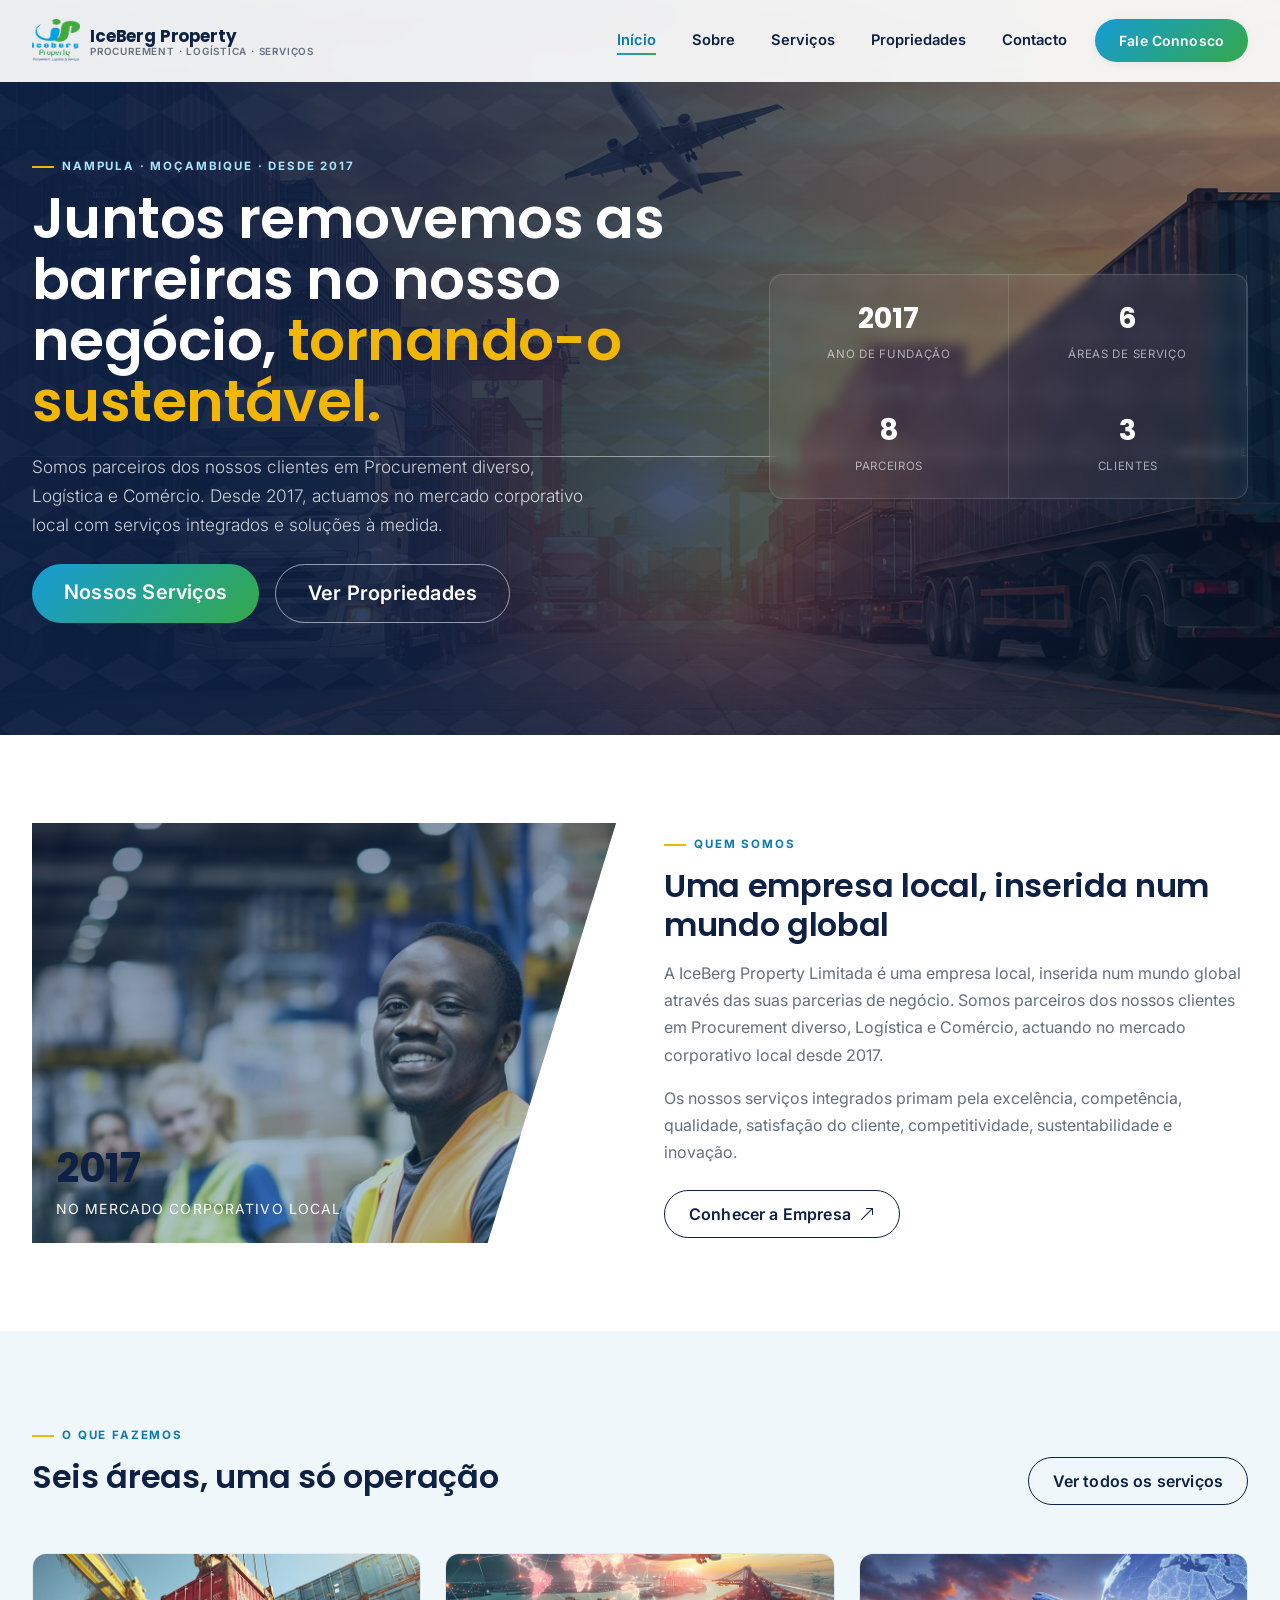
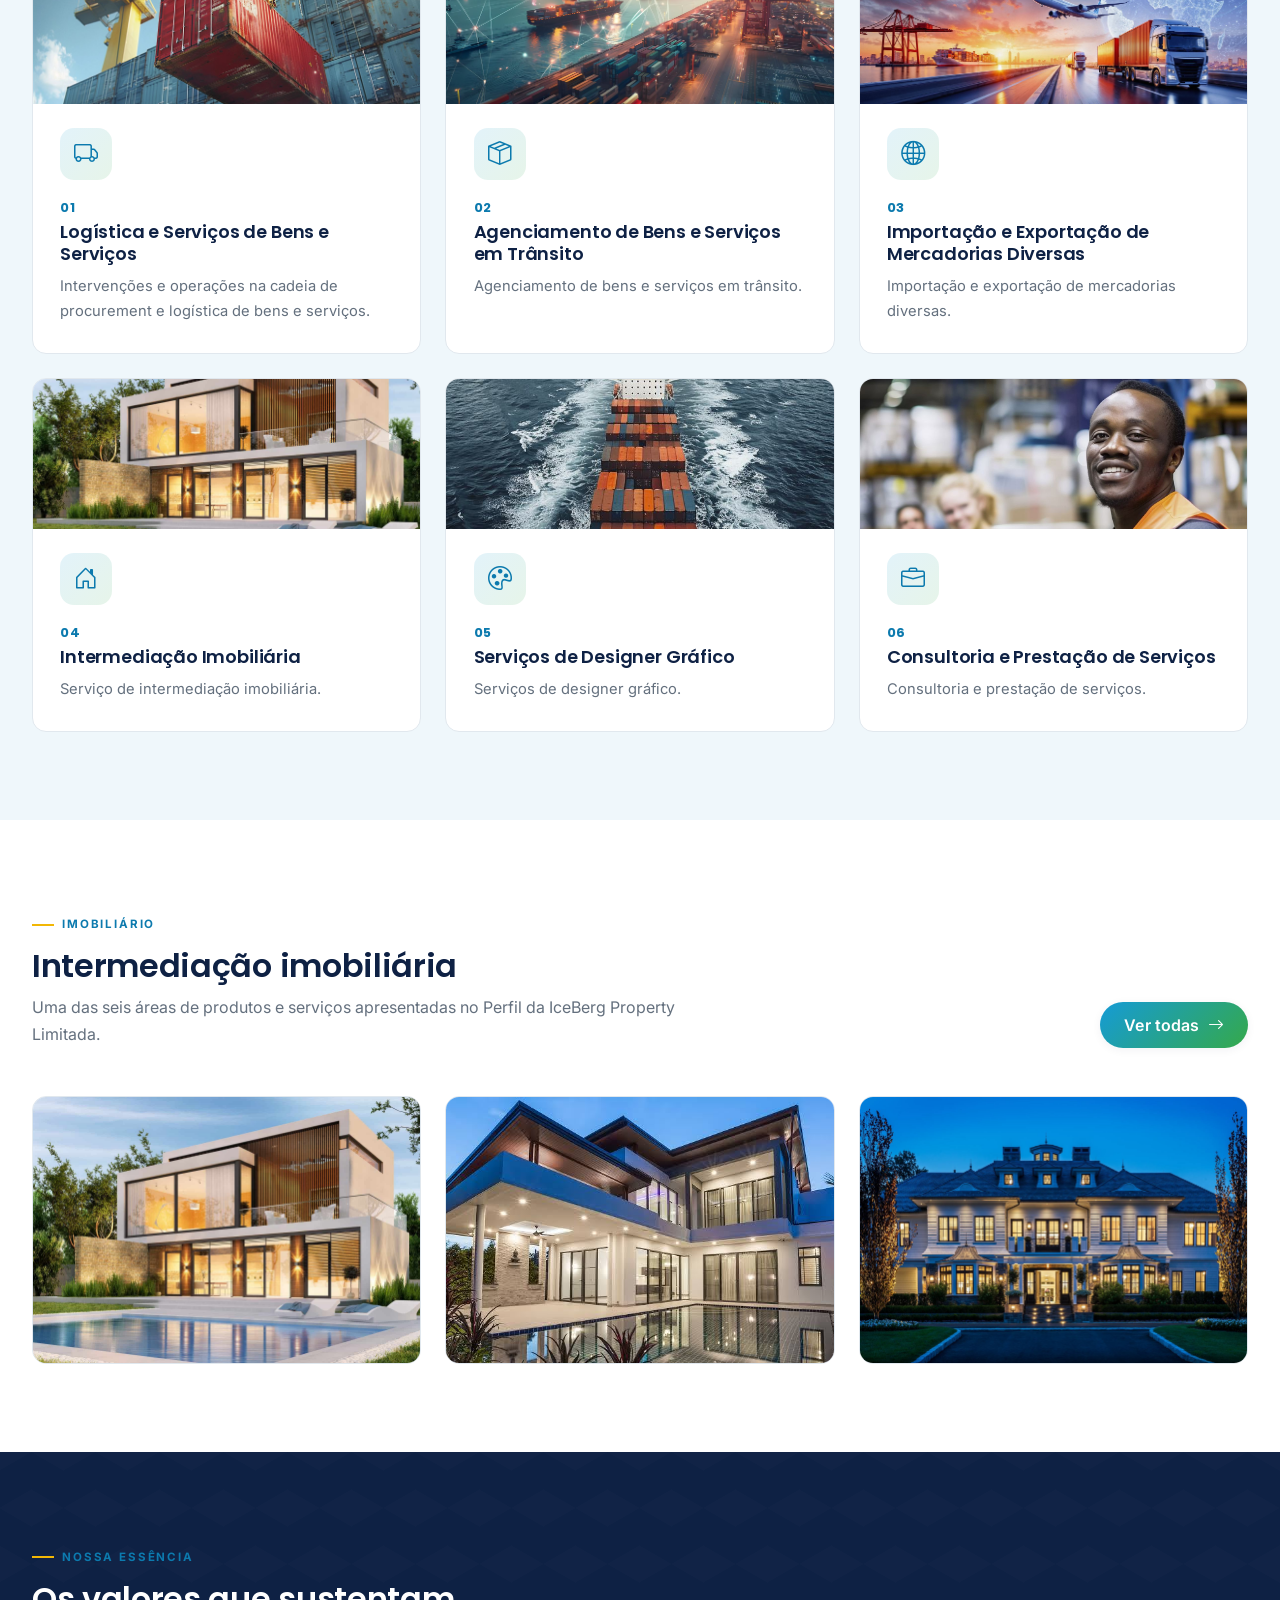
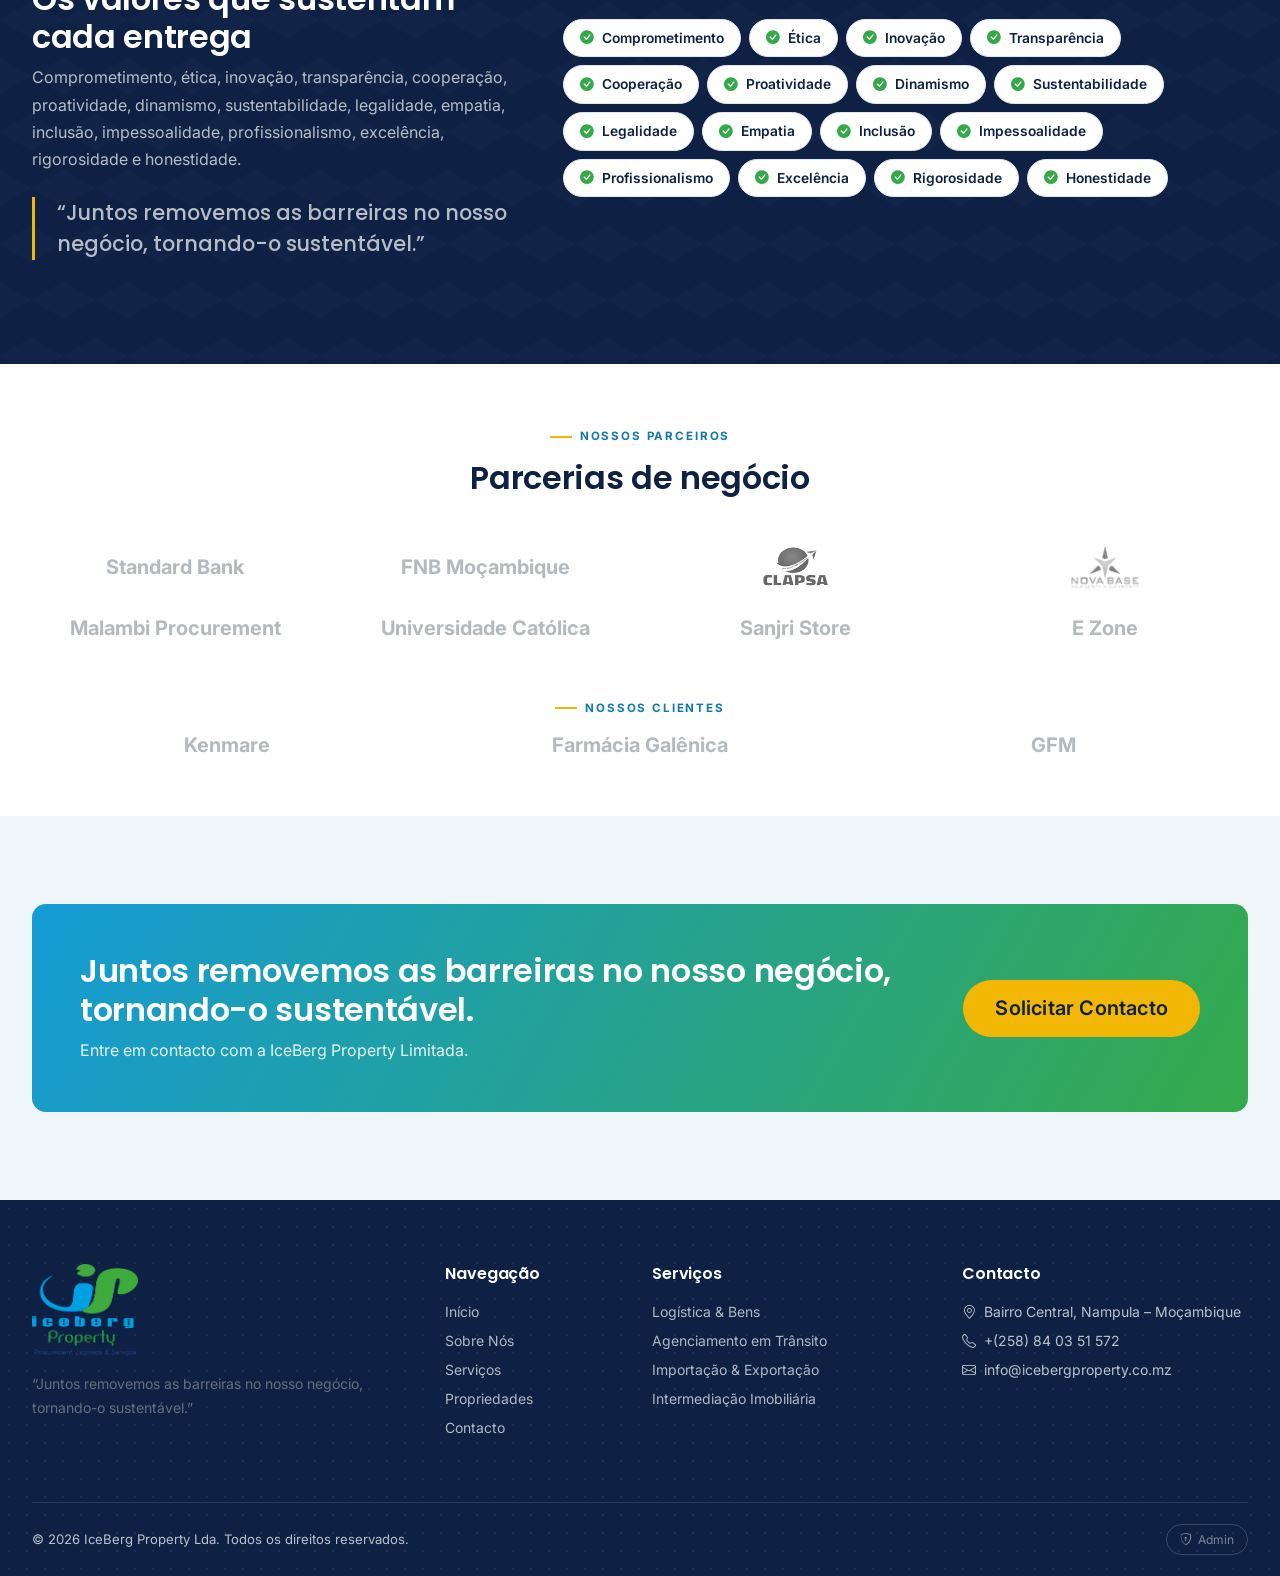
<file: index.html>
<!doctype html>
<html lang="pt-mz">
<head>
<meta charset="UTF-8">
<meta name="viewport" content="width=device-width, initial-scale=1">
<title>IceBerg Property Lda | Procurement, Logística &amp; Serviços</title>
<meta name="description" content="IceBerg Property Lda — Procurement, Logística, Serviços e Imobiliário em Nampula, Moçambique. Soluções à medida do cliente desde 2017.">

<link rel="icon" href="assets/img/logo.png">
<link href="https://cdn.jsdelivr.net/npm/bootstrap@5.3.3/dist/css/bootstrap.min.css" rel="stylesheet">
<link href="https://cdn.jsdelivr.net/npm/bootstrap-icons@1.11.3/font/bootstrap-icons.css" rel="stylesheet">
<link href="https://fonts.googleapis.com/css2?family=Poppins:wght@500;600;700&family=Inter:wght@400;500;600;700&display=swap" rel="stylesheet">
<link href="assets/css/style.css" rel="stylesheet">
</head>
<body>

<!-- ===== NAVBAR ===== -->
<nav class="navbar navbar-expand-lg fixed-top ib-navbar">
  <div class="container container-xl">
    <a class="navbar-brand" href="index.html">
      <img src="assets/img/logo.png" alt="IceBerg Property">
      <span class="ib-brand-text d-none d-sm-block">
        <b>IceBerg Property</b>
        <span>Procurement · Logística · Serviços</span>
      </span>
    </a>
    <button class="navbar-toggler border-0" type="button" data-bs-toggle="collapse" data-bs-target="#ibNavCollapse">
      <i class="bi bi-list fs-1 text-ib-blue"></i>
    </button>
    <div class="collapse navbar-collapse justify-content-end" id="ibNavCollapse">
      <ul class="navbar-nav align-items-lg-center gap-lg-1">
        <li class="nav-item"><a class="nav-link" href="index.html">Início</a></li>
        <li class="nav-item"><a class="nav-link" href="sobre.html">Sobre</a></li>
        <li class="nav-item"><a class="nav-link" href="servicos.html">Serviços</a></li>
        <li class="nav-item"><a class="nav-link" href="propriedades.html">Propriedades</a></li>
        <li class="nav-item"><a class="nav-link" href="contacto.html">Contacto</a></li>
        <li class="nav-item ms-lg-2 mt-2 mt-lg-0"><a class="btn btn-ib-primary btn-sm" href="contacto.html">Fale Connosco</a></li>
      </ul>
    </div>
  </div>
</nav>

<!-- ===== HERO ===== -->
<header class="ib-hero">
  <div class="ib-hero-surface"></div>
  <div class="ib-hero-hex"></div>
  <div class="ib-hero-line"></div>
  <div class="container container-xl ib-hero-content">
    <div class="row align-items-center g-5">
      <div class="col-lg-7">
        <div class="eyebrow">Nampula · Moçambique · Desde 2017</div>
        <h1>Juntos removemos as barreiras no nosso negócio, <em>tornando-o sustentável.</em></h1>
        <p class="lead">Somos parceiros dos nossos clientes em Procurement diverso, Logística e Comércio. Desde 2017, actuamos no mercado corporativo local com serviços integrados e soluções à medida.</p>
        <div class="d-flex flex-wrap gap-3 mt-4">
          <a href="servicos.html" class="btn btn-ib-primary btn-lg">Nossos Serviços</a>
          <a href="propriedades.html" class="btn btn-ib-outline-light btn-lg">Ver Propriedades</a>
        </div>
      </div>
      <div class="col-lg-5">
        <div class="ib-hero-stats row g-0">
          <div class="col-6 stat"><b>2017</b><span>Ano de Fundação</span></div>
          <div class="col-6 stat"><b>6</b><span>Áreas de Serviço</span></div>
          <div class="col-6 stat"><b>8</b><span>Parceiros</span></div>
          <div class="col-6 stat"><b>3</b><span>Clientes</span></div>
        </div>
      </div>
    </div>
  </div>
</header>

<!-- ===== QUEM SOMOS (teaser) ===== -->
<section class="bg-white">
  <div class="container container-xl">
    <div class="row align-items-center g-5">
      <div class="col-lg-6 reveal">
        <div class="ib-diagonal" style="background-image:linear-gradient(160deg, rgba(14,33,68,.58), rgba(21,155,214,.2)), url('assets/img/web/photorealistic-scene-with-warehouse-logistics-operations.jpg');">
          <div class="position-absolute bottom-0 start-0 p-4 text-white" style="z-index:2;">
            <div class="fs-1 fw-bold font-display">2017</div>
            <div class="small text-uppercase" style="letter-spacing:.08em;">no mercado corporativo local</div>
          </div>
        </div>
      </div>
      <div class="col-lg-6 reveal">
        <div class="eyebrow">Quem Somos</div>
        <h2 class="mb-3">Uma empresa local, inserida num mundo global</h2>
        <p>A IceBerg Property Limitada é uma empresa local, inserida num mundo global através das suas parcerias de negócio. Somos parceiros dos nossos clientes em Procurement diverso, Logística e Comércio, actuando no mercado corporativo local desde 2017.</p>
        <p>Os nossos serviços integrados primam pela excelência, competência, qualidade, satisfação do cliente, competitividade, sustentabilidade e inovação.</p>
        <a href="sobre.html" class="btn btn-ib-outline mt-2">Conhecer a Empresa <i class="bi bi-arrow-up-right ms-1"></i></a>
      </div>
    </div>
  </div>
</section>

<!-- ===== SERVIÇOS ===== -->
<section class="bg-ice">
  <div class="container container-xl">
    <div class="row justify-content-between align-items-end mb-5">
      <div class="col-lg-7 reveal">
        <div class="eyebrow">O Que Fazemos</div>
        <h2>Seis áreas, uma só operação</h2>
      </div>
      <div class="col-lg-3 text-lg-end reveal">
        <a href="servicos.html" class="btn btn-ib-outline">Ver todos os serviços</a>
      </div>
    </div>
    <div class="row g-4" id="ibHomeServices"></div>
  </div>
</section>

<!-- ===== PROPRIEDADES EM DESTAQUE ===== -->
<section class="bg-white">
  <div class="container container-xl">
    <div class="row justify-content-between align-items-end mb-5">
      <div class="col-lg-7 reveal">
        <div class="eyebrow">Imobiliário</div>
        <h2>Intermediação imobiliária</h2>
        <p class="mb-0">Uma das seis áreas de produtos e serviços apresentadas no Perfil da IceBerg Property Limitada.</p>
      </div>
      <div class="col-lg-3 text-lg-end reveal">
        <a href="propriedades.html" class="btn btn-ib-primary">Ver todas <i class="bi bi-arrow-right ms-1"></i></a>
      </div>
    </div>
    <div class="row g-4">
      <div class="col-md-4 reveal"><div class="ib-prop-card"><div class="ib-prop-media"><img class="ib-prop-img" src="assets/img/web/GettyImages-1151832961.jpg" alt="Intermediação imobiliária" loading="lazy"></div></div></div>
      <div class="col-md-4 reveal" style="transition-delay:70ms"><div class="ib-prop-card"><div class="ib-prop-media"><img class="ib-prop-img" src="assets/img/web/images (2).jpg" alt="Imóvel para intermediação" loading="lazy"></div></div></div>
      <div class="col-md-4 reveal" style="transition-delay:140ms"><div class="ib-prop-card"><div class="ib-prop-media"><img class="ib-prop-img" src="assets/img/web/parallax-image-marketing-page.90.jpg" alt="Serviço de intermediação imobiliária" loading="lazy"></div></div></div>
    </div>
  </div>
</section>

<!-- ===== VALORES ===== -->
<section class="ib-depth">
  <div class="ib-hero-hex" style="opacity:.25;"></div>
  <div class="container container-xl position-relative">
    <div class="row g-5 align-items-center">
      <div class="col-lg-5 reveal">
        <div class="eyebrow">Nossa Essência</div>
        <h2>Os valores que sustentam cada entrega</h2>
        <p>Comprometimento, ética, inovação, transparência, cooperação, proatividade, dinamismo, sustentabilidade, legalidade, empatia, inclusão, impessoalidade, profissionalismo, excelência, rigorosidade e honestidade.</p>
        <p class="ib-quote mt-4">“Juntos removemos as barreiras no nosso negócio, tornando-o sustentável.”</p>
      </div>
      <div class="col-lg-7 reveal">
        <div class="d-flex flex-wrap">
          <span class="ib-value-pill"><i class="bi bi-check-circle-fill"></i> Comprometimento</span>
          <span class="ib-value-pill"><i class="bi bi-check-circle-fill"></i> Ética</span>
          <span class="ib-value-pill"><i class="bi bi-check-circle-fill"></i> Inovação</span>
          <span class="ib-value-pill"><i class="bi bi-check-circle-fill"></i> Transparência</span>
          <span class="ib-value-pill"><i class="bi bi-check-circle-fill"></i> Cooperação</span>
          <span class="ib-value-pill"><i class="bi bi-check-circle-fill"></i> Proatividade</span>
          <span class="ib-value-pill"><i class="bi bi-check-circle-fill"></i> Dinamismo</span>
          <span class="ib-value-pill"><i class="bi bi-check-circle-fill"></i> Sustentabilidade</span>
          <span class="ib-value-pill"><i class="bi bi-check-circle-fill"></i> Legalidade</span>
          <span class="ib-value-pill"><i class="bi bi-check-circle-fill"></i> Empatia</span>
          <span class="ib-value-pill"><i class="bi bi-check-circle-fill"></i> Inclusão</span>
          <span class="ib-value-pill"><i class="bi bi-check-circle-fill"></i> Impessoalidade</span>
          <span class="ib-value-pill"><i class="bi bi-check-circle-fill"></i> Profissionalismo</span>
          <span class="ib-value-pill"><i class="bi bi-check-circle-fill"></i> Excelência</span>
          <span class="ib-value-pill"><i class="bi bi-check-circle-fill"></i> Rigorosidade</span>
          <span class="ib-value-pill"><i class="bi bi-check-circle-fill"></i> Honestidade</span>
        </div>
      </div>
    </div>
  </div>
</section>

<!-- ===== PARCEIROS ===== -->
<section class="bg-white section-sm">
  <div class="container container-xl text-center">
    <div class="eyebrow justify-content-center">Nossos Parceiros</div>
    <h2 class="mb-5">Parcerias de negócio</h2>
    <div class="row row-cols-2 row-cols-md-4 g-4 align-items-center justify-content-center mb-5">
      <div class="col d-flex justify-content-center"><span class="fw-bold text-secondary fs-5 opacity-50">Standard Bank</span></div>
      <div class="col d-flex justify-content-center"><span class="fw-bold text-secondary fs-5 opacity-50">FNB Moçambique</span></div>
      <div class="col d-flex justify-content-center"><img src="assets/img/partners/logger.png" class="ib-partner-logo" alt="CLAPSA"></div>
      <div class="col d-flex justify-content-center"><img src="assets/img/partners/novabase.png" class="ib-partner-logo" alt="Nova Base"></div>
      <div class="col d-flex justify-content-center"><span class="fw-bold text-secondary fs-5 opacity-50">Malambi Procurement</span></div>
      <div class="col d-flex justify-content-center"><span class="fw-bold text-secondary fs-5 opacity-50">Universidade Católica</span></div>
      <div class="col d-flex justify-content-center"><span class="fw-bold text-secondary fs-5 opacity-50">Sanjri Store</span></div>
      <div class="col d-flex justify-content-center"><span class="fw-bold text-secondary fs-5 opacity-50">E Zone</span></div>
    </div>
    <div class="eyebrow justify-content-center">Nossos Clientes</div>
    <div class="row row-cols-1 row-cols-md-3 g-4 align-items-center justify-content-center">
      <div class="col d-flex justify-content-center"><span class="fw-bold text-secondary fs-5 opacity-50">Kenmare</span></div>
      <div class="col d-flex justify-content-center"><span class="fw-bold text-secondary fs-5 opacity-50">Farmácia Galênica</span></div>
      <div class="col d-flex justify-content-center"><span class="fw-bold text-secondary fs-5 opacity-50">GFM</span></div>
    </div>
  </div>
</section>

<!-- ===== CTA ===== -->
<section class="bg-ice">
  <div class="container container-xl">
    <div class="rounded-ib p-5 p-lg-5 text-center text-lg-start d-flex flex-column flex-lg-row align-items-lg-center justify-content-between gap-4" style="background: linear-gradient(120deg, var(--ib-blue), var(--ib-green));">
      <div>
        <h2 class="text-white mb-2">Juntos removemos as barreiras no nosso negócio, tornando-o sustentável.</h2>
        <p class="text-white mb-0" style="opacity:.9;">Entre em contacto com a IceBerg Property Limitada.</p>
      </div>
      <a href="contacto.html" class="btn btn-ib-gold btn-lg flex-shrink-0">Solicitar Contacto</a>
    </div>
  </div>
</section>

<!-- ===== FOOTER ===== -->
<footer class="ib-footer">
  <div class="container container-xl footer-inner">
    <div class="row g-4">
      <div class="col-lg-4">
        <img src="assets/img/logo.png" class="flogo" alt="IceBerg Property">
        <p class="small">“Juntos removemos as barreiras no nosso negócio, tornando-o sustentável.”</p>
      </div>
      <div class="col-lg-2 col-6">
        <h5>Navegação</h5>
        <ul class="list-unstyled small d-flex flex-column gap-2">
          <li><a href="index.html">Início</a></li>
          <li><a href="sobre.html">Sobre Nós</a></li>
          <li><a href="servicos.html">Serviços</a></li>
          <li><a href="propriedades.html">Propriedades</a></li>
          <li><a href="contacto.html">Contacto</a></li>
        </ul>
      </div>
      <div class="col-lg-3 col-6">
        <h5>Serviços</h5>
        <ul class="list-unstyled small d-flex flex-column gap-2">
          <li><a href="servicos.html">Logística &amp; Bens</a></li>
          <li><a href="servicos.html">Agenciamento em Trânsito</a></li>
          <li><a href="servicos.html">Importação &amp; Exportação</a></li>
          <li><a href="propriedades.html">Intermediação Imobiliária</a></li>
        </ul>
      </div>
      <div class="col-lg-3">
        <h5>Contacto</h5>
        <ul class="list-unstyled small d-flex flex-column gap-2">
          <li><i class="bi bi-geo-alt me-2"></i>Bairro Central, Nampula – Moçambique</li>
          <li><i class="bi bi-telephone me-2"></i>+(258) 84 03 51 572</li>
          <li><i class="bi bi-envelope me-2"></i>info@icebergproperty.co.mz</li>
        </ul>
      </div>
    </div>
    <div class="fbottom d-flex flex-column flex-md-row justify-content-between align-items-center gap-3">
      <div>&copy; <span class="ib-year"></span> IceBerg Property Lda. Todos os direitos reservados.</div>
      <a href="admin.html" class="ib-admin-link"><i class="bi bi-shield-lock"></i> Admin</a>
    </div>
  </div>
</footer>

<button class="ib-totop" aria-label="Voltar ao topo"><i class="bi bi-arrow-up"></i></button>

<script src="https://cdn.jsdelivr.net/npm/bootstrap@5.3.3/dist/js/bootstrap.bundle.min.js"></script>
<script src="assets/js/data.js"></script>
<script src="assets/js/main.js"></script>
<script>
  const ICONS = ['bi-truck','bi-box-seam','bi-globe2','bi-house-door','bi-palette','bi-briefcase'];
  const SERVICES = [
    {t:'Logística e Serviços de Bens e Serviços', d:'Intervenções e operações na cadeia de procurement e logística de bens e serviços.'},
    {t:'Agenciamento de Bens e Serviços em Trânsito', d:'Agenciamento de bens e serviços em trânsito.'},
    {t:'Importação e Exportação de Mercadorias Diversas', d:'Importação e exportação de mercadorias diversas.'},
    {t:'Intermediação Imobiliária', d:'Serviço de intermediação imobiliária.'},
    {t:'Serviços de Designer Gráfico', d:'Serviços de designer gráfico.'},
    {t:'Consultoria e Prestação de Serviços', d:'Consultoria e prestação de serviços.'},
  ];
  const SERVICE_IMAGES = [
    'assets/img/web/transport-logistics-products (1).jpg',
    'assets/img/web/technological-futuristic-holograms-logistics-means-transport.jpg',
    'assets/img/web/global-logistics-transportation-network.jpg',
    'assets/img/web/GettyImages-1151832961.jpg',
    'assets/img/web/transport-logistics-products.jpg',
    'assets/img/web/photorealistic-scene-with-warehouse-logistics-operations.jpg'
  ];
  document.getElementById('ibHomeServices').innerHTML = SERVICES.map((s,i)=>`
    <div class="col-md-6 col-lg-4 reveal" style="transition-delay:${i*70}ms">
      <div class="ib-card ib-service-card">
        <img class="ib-service-img" src="${SERVICE_IMAGES[i]}" alt="${s.t}" loading="lazy">
        <div class="ib-service-content">
          <div class="ib-icon"><i class="bi ${ICONS[i]} fs-4"></i></div>
          <div class="ib-num mb-1">0${i+1}</div>
          <h3>${s.t}</h3>
          <p>${s.d}</p>
        </div>
      </div>
    </div>`).join('');

</script>
</body>
</html>
</file>
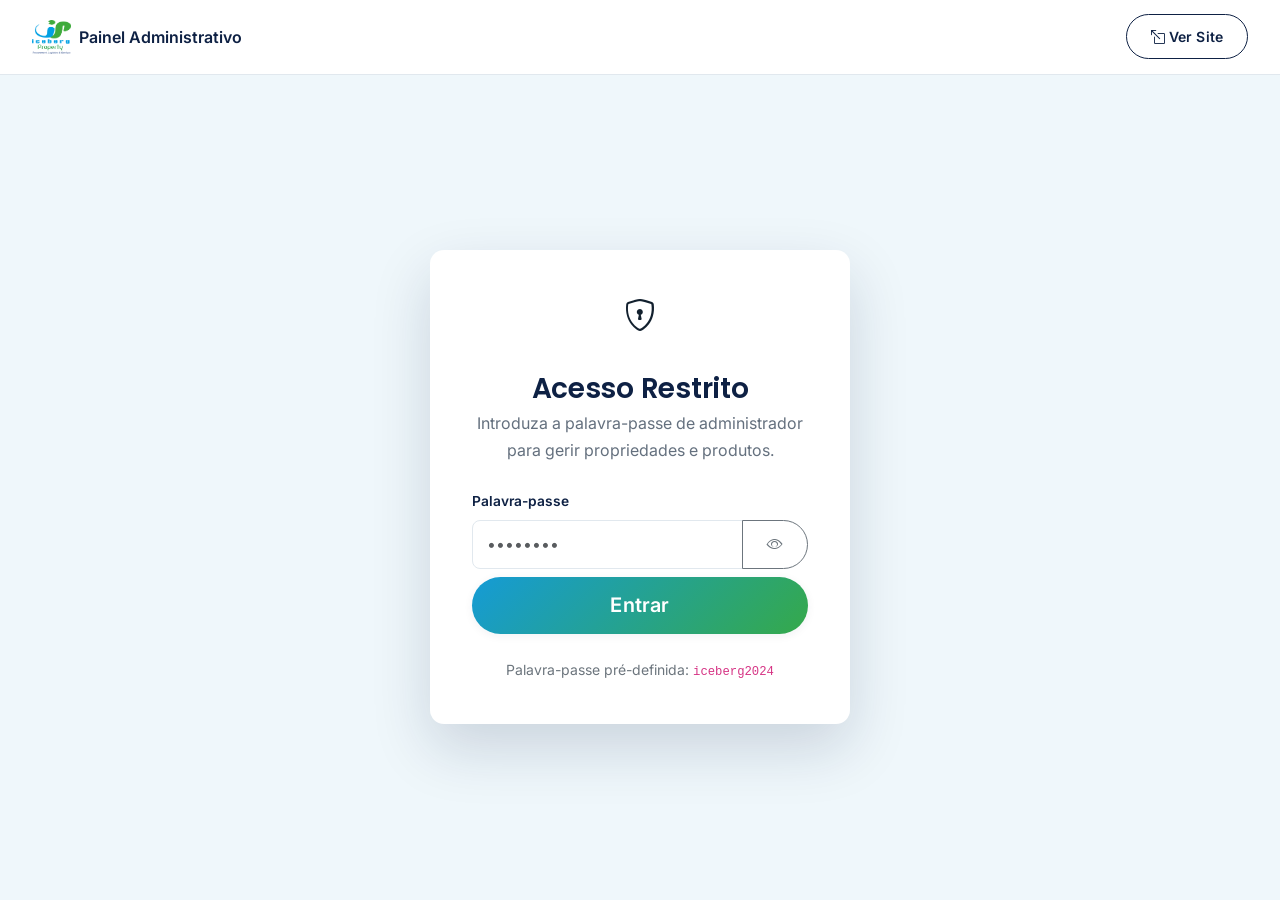
<file: admin.html>
<!doctype html>
<html lang="pt-mz">
<head>
<meta charset="UTF-8">
<meta name="viewport" content="width=device-width, initial-scale=1">
<title>Admin | IceBerg Property Lda</title>
<meta name="robots" content="noindex, nofollow">
<link rel="icon" href="assets/img/logo.png">
<link href="https://cdn.jsdelivr.net/npm/bootstrap@5.3.3/dist/css/bootstrap.min.css" rel="stylesheet">
<link href="https://cdn.jsdelivr.net/npm/bootstrap-icons@1.11.3/font/bootstrap-icons.css" rel="stylesheet">
<link href="https://fonts.googleapis.com/css2?family=Poppins:wght@500;600;700&family=Inter:wght@400;500;600;700&display=swap" rel="stylesheet">
<link href="assets/css/style.css" rel="stylesheet">
<style>
  body{ background: var(--ib-ice); }
  .admin-shell{ min-height:100vh; display:flex; flex-direction:column; }
  .admin-topbar{ background:#fff; border-bottom:1px solid var(--ib-line); padding: .9rem 0; }
  .admin-topbar img{ height:34px; }
  .admin-login-wrap{ flex:1; display:flex; align-items:center; justify-content:center; padding: 2rem 1rem; }
  .admin-login-card{ background:#fff; border-radius: var(--radius); box-shadow: var(--shadow-lg); padding: 2.6rem; max-width: 420px; width:100%; }
  .admin-table th{ font-size:.72rem; text-transform:uppercase; letter-spacing:.06em; color: var(--ib-mist); border-bottom-width:1px; }
  .admin-table td{ vertical-align:middle; font-size:.9rem; }
  .admin-thumb{ width:52px; height:44px; border-radius:8px; object-fit:cover; background: var(--ib-ice); }
  .admin-thumb-svg{ width:52px; height:44px; border-radius:8px; overflow:hidden; }
  .nav-pills .nav-link{ font-weight:600; color: var(--ib-navy); border-radius: 999px; }
  .nav-pills .nav-link.active{ background: linear-gradient(120deg, var(--ib-blue), var(--ib-green)); }
  .admin-stat{ background:#fff; border:1px solid var(--ib-line); border-radius: var(--radius); padding:1.3rem 1.5rem; }
  .admin-stat b{ font-family: var(--f-display); font-size:1.7rem; color: var(--ib-navy); display:block; }
  .admin-stat span{ font-size:.78rem; color: var(--ib-mist); text-transform:uppercase; letter-spacing:.05em; }
</style>
</head>
<body>
<div class="admin-shell">

  <!-- TOPBAR -->
  <div class="admin-topbar">
    <div class="container container-xl d-flex align-items-center justify-content-between">
      <a href="index.html" class="d-flex align-items-center gap-2 text-decoration-none">
        <img src="assets/img/logo.png" alt="IceBerg">
        <span class="fw-semibold text-ib-navy" style="color:var(--ib-navy)">Painel Administrativo</span>
      </a>
      <div class="d-flex align-items-center gap-2">
        <a href="index.html" class="btn btn-ib-outline btn-sm d-none d-sm-inline-flex"><i class="bi bi-box-arrow-up-left me-1"></i>Ver Site</a>
        <button class="btn btn-ib-outline btn-sm d-none" id="btnLogout"><i class="bi bi-power me-1"></i>Sair</button>
      </div>
    </div>
  </div>

  <!-- LOGIN -->
  <div class="admin-login-wrap" id="loginWrap">
    <div class="admin-login-card">
      <div class="text-center mb-4">
        <div class="ib-icon mx-auto mb-3" style="width:64px;height:64px;"><i class="bi bi-shield-lock fs-2"></i></div>
        <h3 class="mb-1">Acesso Restrito</h3>
        <p class="mb-0">Introduza a palavra-passe de administrador para gerir propriedades e produtos.</p>
      </div>
      <form id="loginForm">
        <label class="form-label">Palavra-passe</label>
        <div class="input-group mb-2">
          <input type="password" class="form-control" id="loginPass" placeholder="••••••••" required>
          <button class="btn btn-outline-secondary" type="button" id="togglePass"><i class="bi bi-eye"></i></button>
        </div>
        <div class="text-danger small mb-3 d-none" id="loginError">Palavra-passe incorrecta. Tente novamente.</div>
        <button type="submit" class="btn btn-ib-primary w-100 btn-lg">Entrar</button>
      </form>
      <p class="text-center small mt-4 mb-0 text-secondary">Palavra-passe pré-definida: <code>iceberg2024</code></p>
    </div>
  </div>

  <!-- DASHBOARD -->
  <div class="container container-xl py-5 d-none" id="dashWrap">

    <div class="row g-3 mb-4">
      <div class="col-6 col-md-3"><div class="admin-stat"><b id="statProps">0</b><span>Propriedades</span></div></div>
      <div class="col-6 col-md-3"><div class="admin-stat"><b id="statProd">0</b><span>Produtos</span></div></div>
      <div class="col-6 col-md-3"><div class="admin-stat"><b id="statVenda">0</b><span>Para Venda</span></div></div>
      <div class="col-6 col-md-3"><div class="admin-stat"><b id="statArrend">0</b><span>Para Arrendar</span></div></div>
    </div>

    <ul class="nav nav-pills gap-2 mb-4" id="adminTabs">
      <li class="nav-item"><button class="nav-link active" data-tab="props">Propriedades</button></li>
      <li class="nav-item"><button class="nav-link" data-tab="prods">Produtos</button></li>
      <li class="nav-item ms-auto"><button class="btn btn-ib-outline btn-sm" id="btnResetData"><i class="bi bi-arrow-counterclockwise me-1"></i>Repor dados originais</button></li>
    </ul>

    <!-- PROPRIEDADES TAB -->
    <div id="tabProps">
      <div class="d-flex justify-content-between align-items-center mb-3">
        <h5 class="mb-0">Propriedades (<span id="propCount">0</span>)</h5>
        <button class="btn btn-ib-primary" id="btnAddProp"><i class="bi bi-plus-lg me-1"></i>Adicionar Propriedade</button>
      </div>
      <div class="table-responsive bg-white rounded-ib border">
        <table class="table admin-table mb-0">
          <thead><tr><th>Imagem</th><th>Título</th><th>Tipo</th><th>Estado</th><th>Preço</th><th>Local</th><th>Destaque</th><th></th></tr></thead>
          <tbody id="propTableBody"></tbody>
        </table>
      </div>
    </div>

    <!-- PRODUTOS TAB -->
    <div id="tabProds" class="d-none">
      <div class="d-flex justify-content-between align-items-center mb-3">
        <h5 class="mb-0">Produtos (<span id="prodCount">0</span>)</h5>
        <button class="btn btn-ib-primary" id="btnAddProd"><i class="bi bi-plus-lg me-1"></i>Adicionar Produto</button>
      </div>
      <div class="table-responsive bg-white rounded-ib border">
        <table class="table admin-table mb-0">
          <thead><tr><th>Imagem</th><th>Nome</th><th>Categoria</th><th>Descrição</th><th></th></tr></thead>
          <tbody id="prodTableBody"></tbody>
        </table>
      </div>
    </div>
  </div>
</div>

<!-- MODAL: PROPRIEDADE -->
<div class="modal fade" id="propModal" tabindex="-1">
  <div class="modal-dialog modal-lg">
    <div class="modal-content rounded-ib border-0">
      <div class="modal-header"><h5 class="modal-title" id="propModalTitle">Adicionar Propriedade</h5><button class="btn-close" data-bs-dismiss="modal"></button></div>
      <form id="propForm">
        <div class="modal-body">
          <input type="hidden" id="propId">
          <div class="row g-3">
            <div class="col-md-8"><label class="form-label">Título</label><input class="form-control" id="propTitle" required></div>
            <div class="col-md-4"><label class="form-label">Tipo</label>
              <select class="form-select" id="propTipo" required>
                <option>Vivenda</option><option>Apartamento</option><option>Armazém</option><option>Terreno</option><option>Escritório</option>
              </select>
            </div>
            <div class="col-md-4"><label class="form-label">Finalidade</label>
              <select class="form-select" id="propEstado" required><option>Venda</option><option>Arrendamento</option></select>
            </div>
            <div class="col-md-4"><label class="form-label">Preço</label><input class="form-control" id="propPreco" placeholder="Ex: 3.500.000" required></div>
            <div class="col-md-4"><label class="form-label">Moeda / Período</label><input class="form-control" id="propMoeda" placeholder="Ex: MT ou MT/mês" required></div>
            <div class="col-md-8"><label class="form-label">Localização</label><input class="form-control" id="propLoc" required></div>
            <div class="col-md-4"><label class="form-label">Área (m²)</label><input type="number" class="form-control" id="propArea" required></div>
            <div class="col-md-4"><label class="form-label">Quartos</label><input type="number" class="form-control" id="propQuartos" value="0"></div>
            <div class="col-md-4"><label class="form-label">Casas de Banho</label><input type="number" class="form-control" id="propWc" value="0"></div>
            <div class="col-12"><label class="form-label">Descrição</label><textarea class="form-control" id="propDesc" rows="3" required></textarea></div>
            <div class="col-12 form-check ps-4">
              <input type="checkbox" class="form-check-input" id="propDestaque">
              <label class="form-check-label" for="propDestaque">Mostrar em destaque na página inicial</label>
            </div>
          </div>
        </div>
        <div class="modal-footer"><button type="button" class="btn btn-ib-outline" data-bs-dismiss="modal">Cancelar</button><button type="submit" class="btn btn-ib-primary">Guardar</button></div>
      </form>
    </div>
  </div>
</div>

<!-- MODAL: PRODUTO -->
<div class="modal fade" id="prodModal" tabindex="-1">
  <div class="modal-dialog">
    <div class="modal-content rounded-ib border-0">
      <div class="modal-header"><h5 class="modal-title" id="prodModalTitle">Adicionar Produto</h5><button class="btn-close" data-bs-dismiss="modal"></button></div>
      <form id="prodForm">
        <div class="modal-body">
          <input type="hidden" id="prodId">
          <div class="mb-3"><label class="form-label">Nome</label><input class="form-control" id="prodName" required></div>
          <div class="mb-3"><label class="form-label">Categoria</label>
            <input class="form-control" id="prodCat" list="catList" required>
            <datalist id="catList"></datalist>
          </div>
          <div class="mb-3"><label class="form-label">URL da Imagem</label><input class="form-control" id="prodImg" placeholder="assets/img/products/exemplo.jpg">
            <div class="form-text">Deixe em branco para usar uma imagem genérica.</div>
          </div>
          <div class="mb-1"><label class="form-label">Descrição</label><textarea class="form-control" id="prodDesc" rows="3" required></textarea></div>
        </div>
        <div class="modal-footer"><button type="button" class="btn btn-ib-outline" data-bs-dismiss="modal">Cancelar</button><button type="submit" class="btn btn-ib-primary">Guardar</button></div>
      </form>
    </div>
  </div>
</div>

<script src="https://cdn.jsdelivr.net/npm/bootstrap@5.3.3/dist/js/bootstrap.bundle.min.js"></script>
<script src="assets/js/data.js"></script>
<script src="assets/js/admin.js"></script>
</body>
</html>
</file>
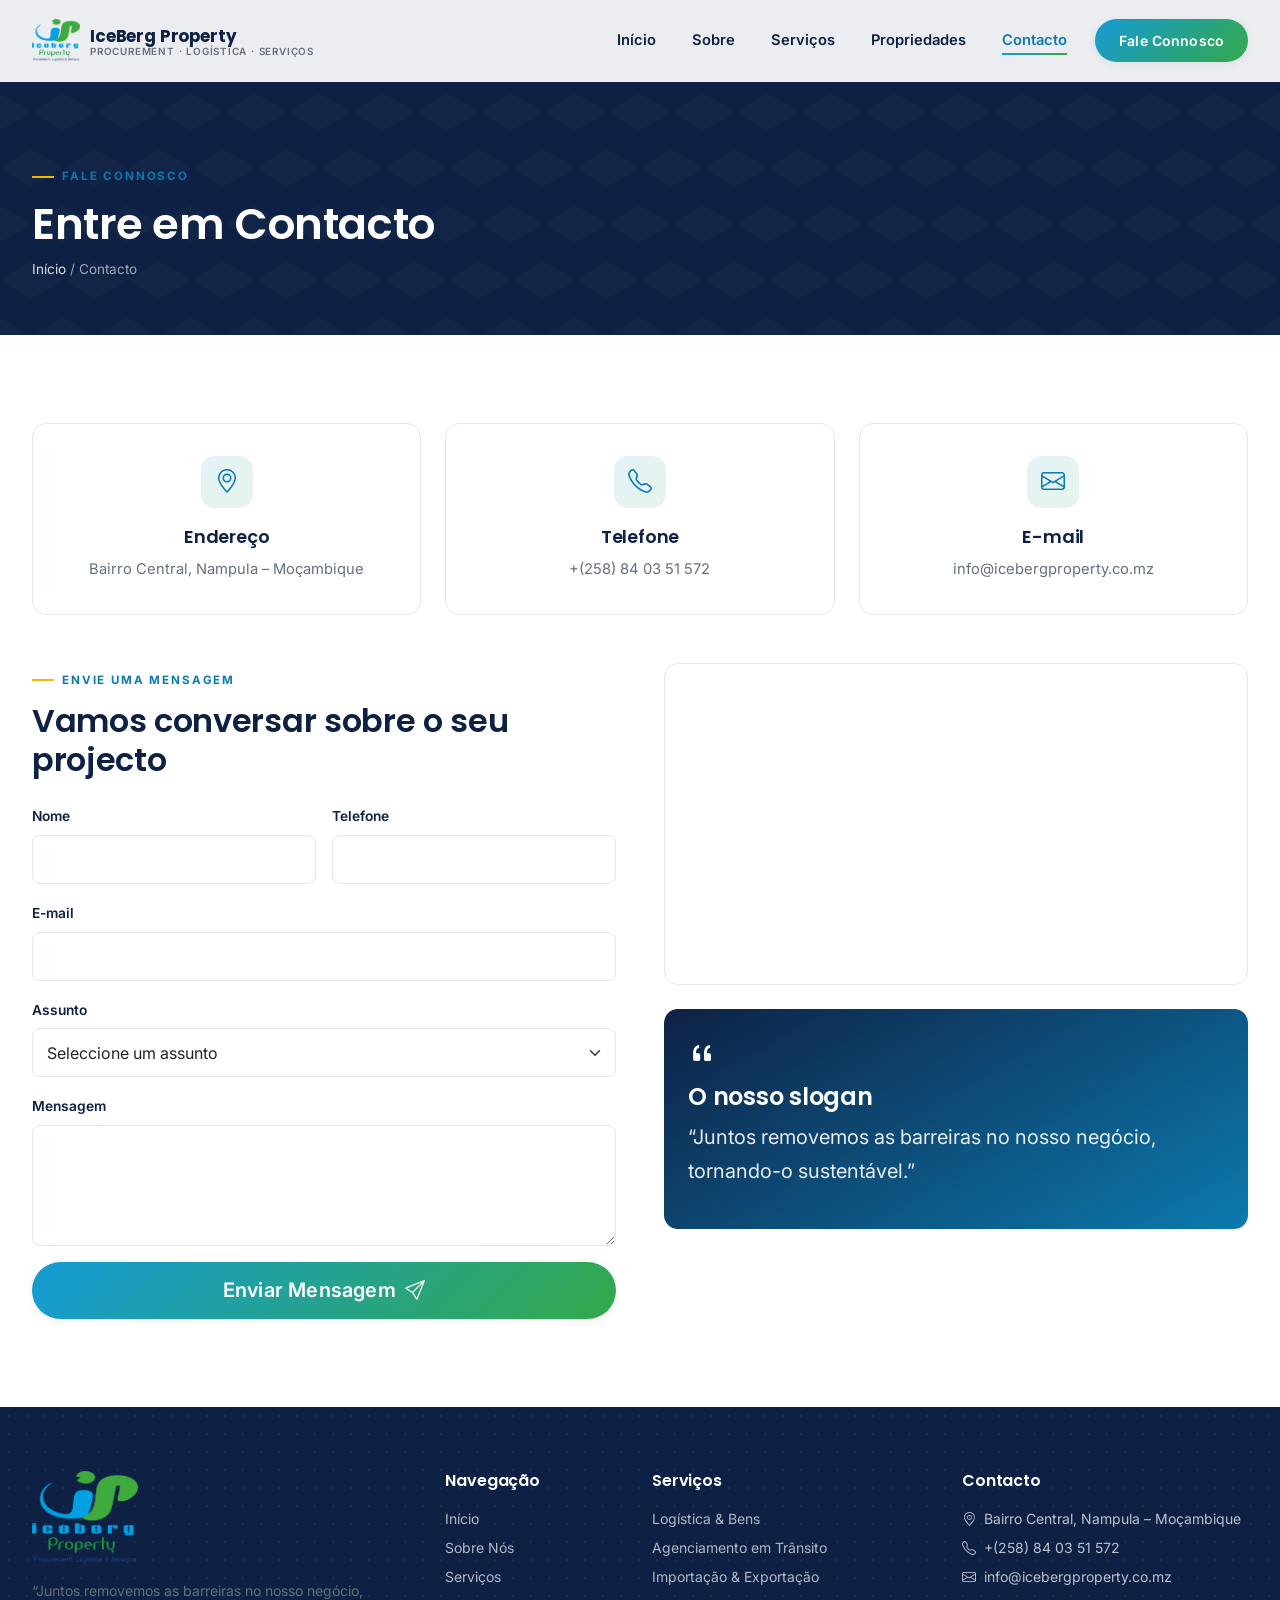
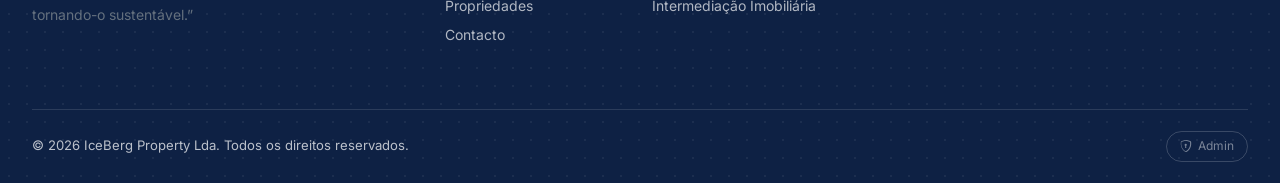
<file: contacto.html>
<!doctype html>
<html lang="pt-mz">
<head>
<meta charset="UTF-8">
<meta name="viewport" content="width=device-width, initial-scale=1">
<title>Contacto | IceBerg Property Lda</title>
<meta name="description" content="Entre em contacto com a IceBerg Property Lda em Nampula, Moçambique. Telefone, e-mail e formulário de contacto.">
<link rel="icon" href="assets/img/logo.png">
<link href="https://cdn.jsdelivr.net/npm/bootstrap@5.3.3/dist/css/bootstrap.min.css" rel="stylesheet">
<link href="https://cdn.jsdelivr.net/npm/bootstrap-icons@1.11.3/font/bootstrap-icons.css" rel="stylesheet">
<link href="https://fonts.googleapis.com/css2?family=Poppins:wght@500;600;700&family=Inter:wght@400;500;600;700&display=swap" rel="stylesheet">
<link href="assets/css/style.css" rel="stylesheet">
</head>
<body>

<nav class="navbar navbar-expand-lg fixed-top ib-navbar">
  <div class="container container-xl">
    <a class="navbar-brand" href="index.html">
      <img src="assets/img/logo.png" alt="IceBerg Property">
      <span class="ib-brand-text d-none d-sm-block"><b>IceBerg Property</b><span>Procurement · Logística · Serviços</span></span>
    </a>
    <button class="navbar-toggler border-0" type="button" data-bs-toggle="collapse" data-bs-target="#ibNavCollapse">
      <i class="bi bi-list fs-1 text-ib-blue"></i>
    </button>
    <div class="collapse navbar-collapse justify-content-end" id="ibNavCollapse">
      <ul class="navbar-nav align-items-lg-center gap-lg-1">
        <li class="nav-item"><a class="nav-link" href="index.html">Início</a></li>
        <li class="nav-item"><a class="nav-link" href="sobre.html">Sobre</a></li>
        <li class="nav-item"><a class="nav-link" href="servicos.html">Serviços</a></li>
        <li class="nav-item"><a class="nav-link" href="propriedades.html">Propriedades</a></li>
        <li class="nav-item"><a class="nav-link" href="contacto.html">Contacto</a></li>
        <li class="nav-item ms-lg-2 mt-2 mt-lg-0"><a class="btn btn-ib-primary btn-sm" href="contacto.html">Fale Connosco</a></li>
      </ul>
    </div>
  </div>
</nav>

<header class="ib-breadcrumb-hero">
  <div class="ib-hero-hex"></div>
  <div class="container container-xl position-relative">
    <div class="eyebrow">Fale Connosco</div>
    <h1>Entre em Contacto</h1>
    <div class="crumbs"><a href="index.html">Início</a> / Contacto</div>
  </div>
</header>

<section>
  <div class="container container-xl">
    <div class="row g-4 mb-5">
      <div class="col-md-4 reveal">
        <div class="ib-card text-center">
          <div class="ib-icon mx-auto"><i class="bi bi-geo-alt fs-4"></i></div>
          <h4>Endereço</h4>
          <p>Bairro Central, Nampula – Moçambique</p>
        </div>
      </div>
      <div class="col-md-4 reveal" style="transition-delay:60ms">
        <div class="ib-card text-center">
          <div class="ib-icon mx-auto"><i class="bi bi-telephone fs-4"></i></div>
          <h4>Telefone</h4>
          <p>+(258) 84 03 51 572</p>
        </div>
      </div>
      <div class="col-md-4 reveal" style="transition-delay:120ms">
        <div class="ib-card text-center">
          <div class="ib-icon mx-auto"><i class="bi bi-envelope fs-4"></i></div>
          <h4>E-mail</h4>
          <p>info@icebergproperty.co.mz</p>
        </div>
      </div>
    </div>

    <div class="row g-5">
      <div class="col-lg-6 reveal">
        <div class="eyebrow">Envie uma Mensagem</div>
        <h2 class="mb-4">Vamos conversar sobre o seu projecto</h2>

        <div class="alert alert-success d-none" id="ibContactSuccess">
          <i class="bi bi-check-circle-fill me-2"></i>Mensagem enviada com sucesso! A nossa equipa entrará em contacto brevemente.
        </div>

        <form id="ibContactForm" class="needs-validation" novalidate>
          <div class="row g-3">
            <div class="col-sm-6">
              <label class="form-label">Nome</label>
              <input type="text" class="form-control" required>
              <div class="invalid-feedback">Por favor indique o seu nome.</div>
            </div>
            <div class="col-sm-6">
              <label class="form-label">Telefone</label>
              <input type="tel" class="form-control" required>
              <div class="invalid-feedback">Por favor indique um contacto.</div>
            </div>
            <div class="col-12">
              <label class="form-label">E-mail</label>
              <input type="email" class="form-control" required>
              <div class="invalid-feedback">Por favor indique um e-mail válido.</div>
            </div>
            <div class="col-12">
              <label class="form-label">Assunto</label>
              <select class="form-select" required>
                <option value="" selected disabled>Seleccione um assunto</option>
                <option>Logística e Serviços de Bens e Serviços</option>
                <option>Agenciamento de Bens e Serviços em Trânsito</option>
                <option>Importação e Exportação de Mercadorias Diversas</option>
                <option>Intermediação Imobiliária</option>
                <option>Serviços de Designer Gráfico</option>
                <option>Consultoria e Prestação de Serviços</option>
                <option>Outro</option>
              </select>
              <div class="invalid-feedback">Por favor seleccione um assunto.</div>
            </div>
            <div class="col-12">
              <label class="form-label">Mensagem</label>
              <textarea class="form-control" rows="4" required></textarea>
              <div class="invalid-feedback">Por favor escreva a sua mensagem.</div>
            </div>
            <div class="col-12">
              <button type="submit" class="btn btn-ib-primary btn-lg w-100">Enviar Mensagem <i class="bi bi-send ms-1"></i></button>
            </div>
          </div>
        </form>
      </div>

      <div class="col-lg-6 reveal" style="transition-delay:80ms">
        <div class="ib-map-frame mb-4">
          <iframe src="https://www.openstreetmap.org/export/embed.html?bbox=39.19%2C-15.14%2C39.31%2C-15.06&layer=mapnik&marker=-15.1165%2C39.2666" width="100%" height="320" style="border:0; display:block;" loading="lazy" title="Mapa Nampula"></iframe>
        </div>
        <div class="ib-diagonal" style="clip-path:none; border-radius: var(--radius); min-height:220px; background:linear-gradient(150deg, var(--ib-navy), var(--ib-blue-dark));">
          <div class="d-flex flex-column justify-content-center h-100 p-4 text-white">
            <i class="bi bi-quote fs-3 mb-2"></i>
            <h4 class="text-white mb-2">O nosso slogan</h4>
            <p class="text-white mb-0 fs-5" style="opacity:.9;">“Juntos removemos as barreiras no nosso negócio, tornando-o sustentável.”</p>
          </div>
        </div>
      </div>
    </div>
  </div>
</section>

<footer class="ib-footer">
  <div class="container container-xl footer-inner">
    <div class="row g-4">
      <div class="col-lg-4">
        <img src="assets/img/logo.png" class="flogo" alt="IceBerg Property">
        <p class="small">“Juntos removemos as barreiras no nosso negócio, tornando-o sustentável.”</p>
      </div>
      <div class="col-lg-2 col-6">
        <h5>Navegação</h5>
        <ul class="list-unstyled small d-flex flex-column gap-2">
          <li><a href="index.html">Início</a></li>
          <li><a href="sobre.html">Sobre Nós</a></li>
          <li><a href="servicos.html">Serviços</a></li>
          <li><a href="propriedades.html">Propriedades</a></li>
          <li><a href="contacto.html">Contacto</a></li>
        </ul>
      </div>
      <div class="col-lg-3 col-6">
        <h5>Serviços</h5>
        <ul class="list-unstyled small d-flex flex-column gap-2">
          <li><a href="servicos.html">Logística &amp; Bens</a></li>
          <li><a href="servicos.html">Agenciamento em Trânsito</a></li>
          <li><a href="servicos.html">Importação &amp; Exportação</a></li>
          <li><a href="propriedades.html">Intermediação Imobiliária</a></li>
        </ul>
      </div>
      <div class="col-lg-3">
        <h5>Contacto</h5>
        <ul class="list-unstyled small d-flex flex-column gap-2">
          <li><i class="bi bi-geo-alt me-2"></i>Bairro Central, Nampula – Moçambique</li>
          <li><i class="bi bi-telephone me-2"></i>+(258) 84 03 51 572</li>
          <li><i class="bi bi-envelope me-2"></i>info@icebergproperty.co.mz</li>
        </ul>
      </div>
    </div>
    <div class="fbottom d-flex flex-column flex-md-row justify-content-between align-items-center gap-3">
      <div>&copy; <span class="ib-year"></span> IceBerg Property Lda. Todos os direitos reservados.</div>
      <a href="admin.html" class="ib-admin-link"><i class="bi bi-shield-lock"></i> Admin</a>
    </div>
  </div>
</footer>

<button class="ib-totop" aria-label="Voltar ao topo"><i class="bi bi-arrow-up"></i></button>

<script src="https://cdn.jsdelivr.net/npm/bootstrap@5.3.3/dist/js/bootstrap.bundle.min.js"></script>
<script src="assets/js/data.js"></script>
<script src="assets/js/main.js"></script>
</body>
</html>
</file>
<file: assets/css/style.css>
/* ==========================================================================
   IceBerg Property Lda — Design System
   Signature idea: the surface / the depth.
   A thin horizon line separates what clients see (clean, icy, calm) from
   the operational depth underneath (navy, dense, always working) —
   procurement, logistics, warehousing, real estate — the part of the
   iceberg nobody sees but that holds everything up.
   ========================================================================== */

:root{
  /* Brand core, pulled from the IceBerg mark */
  --ib-blue:        #159BD6;
  --ib-blue-dark:   #0C7AAE;
  --ib-green:       #35A94A;
  --ib-green-dark:  #257A36;
  --ib-navy:        #0E2144;
  --ib-navy-2:      #16305E;
  --ib-gold:        #F2B705;

  /* Neutrals */
  --ib-ice:         #EFF7FB;
  --ib-mist:        #64707E;
  --ib-line:        #E1E8EE;
  --ib-ink:         #12202E;
  --ib-white:       #FFFFFF;

  /* Type */
  --f-display: 'Poppins', 'Segoe UI', sans-serif;
  --f-body: 'Inter', 'Segoe UI', sans-serif;

  /* Rhythm */
  --radius: 14px;
  --radius-sm: 8px;
  --shadow-sm: 0 2px 10px rgba(14,33,68,.06);
  --shadow-md: 0 12px 32px rgba(14,33,68,.10);
  --shadow-lg: 0 24px 60px rgba(14,33,68,.16);
}

*{ box-sizing: border-box; }

html{ scroll-behavior: smooth; }

body{
  font-family: var(--f-body);
  color: var(--ib-ink);
  background: var(--ib-white);
  -webkit-font-smoothing: antialiased;
}

h1,h2,h3,h4,h5,.font-display{
  font-family: var(--f-display);
  font-weight: 600;
  letter-spacing: -0.01em;
  color: var(--ib-navy);
}

p{ color: var(--ib-mist); line-height: 1.7; }

a{ text-decoration: none; }

::selection{ background: var(--ib-gold); color: var(--ib-navy); }

.container-xl{ max-width: 1240px; }

/* ---------- eyebrow / kicker ---------- */
.eyebrow{
  display: inline-flex;
  align-items: center;
  gap: .5rem;
  font-family: var(--f-body);
  font-weight: 700;
  font-size: .72rem;
  letter-spacing: .16em;
  text-transform: uppercase;
  color: var(--ib-blue-dark);
  margin-bottom: .85rem;
}
.eyebrow::before{
  content:"";
  width: 22px; height: 2px;
  background: var(--ib-gold);
  display: inline-block;
}

/* ---------- buttons ---------- */
.btn{ font-family: var(--f-body); font-weight: 600; border-radius: 999px; padding: .68rem 1.5rem; letter-spacing: .01em; }
.btn-lg{ padding: .85rem 2rem; }
.btn-ib-primary{
  background: linear-gradient(135deg, var(--ib-blue), var(--ib-green));
  border: none; color: #fff;
  box-shadow: var(--shadow-sm);
  transition: transform .18s ease, box-shadow .18s ease;
}
.btn-ib-primary:hover{ color:#fff; transform: translateY(-2px); box-shadow: var(--shadow-md); }
.btn-ib-outline{
  background: transparent;
  border: 1.5px solid var(--ib-navy);
  color: var(--ib-navy);
  transition: all .18s ease;
}
.btn-ib-outline:hover{ background: var(--ib-navy); color:#fff; transform: translateY(-2px); }
.btn-ib-outline-light{
  background: transparent;
  border: 1.5px solid rgba(255,255,255,.55);
  color: #fff;
}
.btn-ib-outline-light:hover{ background: rgba(255,255,255,.12); color:#fff; border-color:#fff; }
.btn-ib-gold{
  background: var(--ib-gold); border:none; color: var(--ib-navy);
  transition: transform .18s ease;
}
.btn-ib-gold:hover{ transform: translateY(-2px); color: var(--ib-navy); }

/* ---------- navbar ---------- */
.ib-navbar{
  padding: .9rem 0;
  background: rgba(255,255,255,.92);
  backdrop-filter: blur(10px);
  border-bottom: 1px solid transparent;
  transition: all .25s ease;
}
.ib-navbar.is-scrolled{
  padding: .55rem 0;
  border-bottom: 1px solid var(--ib-line);
  box-shadow: var(--shadow-sm);
}
.ib-navbar .navbar-brand{ display:flex; align-items:center; gap:.6rem; }
.ib-navbar .navbar-brand img{ height: 42px; width:auto; transition: height .25s ease; }
.ib-navbar.is-scrolled .navbar-brand img{ height: 36px; }
.ib-brand-text{ line-height: 1.05; }
.ib-brand-text b{ font-family: var(--f-display); color: var(--ib-navy); font-size: 1.05rem; letter-spacing: -0.01em; }
.ib-brand-text span{ display:block; font-size:.62rem; letter-spacing:.08em; text-transform:uppercase; color: var(--ib-mist); font-weight:600; }

.ib-navbar .nav-link{
  font-weight: 600;
  font-size: .92rem;
  color: var(--ib-navy) !important;
  padding: .5rem 1rem !important;
  position: relative;
}
.ib-navbar .nav-link::after{
  content:"";
  position:absolute; left: 1rem; right:1rem; bottom: .25rem; height:2px;
  background: linear-gradient(90deg, var(--ib-blue), var(--ib-green));
  transform: scaleX(0); transform-origin: left; transition: transform .2s ease;
}
.ib-navbar .nav-link:hover::after,
.ib-navbar .nav-link.active::after{ transform: scaleX(1); }
.ib-navbar .nav-link.active{ color: var(--ib-blue-dark) !important; }

/* ---------- hero: surface / depth ---------- */
.ib-hero{
  position: relative;
  background: var(--ib-navy);
  overflow: hidden;
  color: #fff;
  padding-top: 150px;
}
.ib-hero-surface{
  position:absolute; inset:0; height: 100%;
  background:
    linear-gradient(90deg, rgba(14,33,68,.96) 0%, rgba(14,33,68,.82) 48%, rgba(14,33,68,.48) 100%),
    url('../img/web/global-shipping-logistics-sunset-with-airplane-trucks.jpg') center/cover no-repeat;
}
.ib-hero-hex{
  position:absolute; inset:0;
  background-image:
    linear-gradient(30deg, rgba(255,255,255,.05) 12%, transparent 12.5%, transparent 87%, rgba(255,255,255,.05) 87.5%, rgba(255,255,255,.05)),
    linear-gradient(150deg, rgba(255,255,255,.05) 12%, transparent 12.5%, transparent 87%, rgba(255,255,255,.05) 87.5%, rgba(255,255,255,.05)),
    linear-gradient(30deg, rgba(255,255,255,.05) 12%, transparent 12.5%, transparent 87%, rgba(255,255,255,.05) 87.5%, rgba(255,255,255,.05)),
    linear-gradient(150deg, rgba(255,255,255,.05) 12%, transparent 12.5%, transparent 87%, rgba(255,255,255,.05) 87.5%, rgba(255,255,255,.05));
  background-size: 64px 112px;
  background-position: 0 0, 0 0, 32px 56px, 32px 56px;
  opacity:.5;
}
.ib-hero-line{
  position:absolute; left:0; right:0; top: 62%; height:1px;
  background: linear-gradient(90deg, transparent, rgba(255,255,255,.5), transparent);
}
.ib-hero-line::after{
  content:"waterline";
  position:absolute; right: 2rem; top: -.65rem;
  font-family: var(--f-body); font-size:.62rem; letter-spacing:.18em; text-transform:uppercase;
  color: rgba(255,255,255,.45);
}
.ib-hero-content{ position:relative; z-index:2; padding-bottom: 7rem; }
.ib-hero h1{
  color:#fff; font-size: clamp(2.2rem, 4.4vw, 3.6rem); line-height:1.08; margin-bottom:1.2rem;
}
.ib-hero h1 em{ font-style:normal; color: var(--ib-gold); }
.ib-hero p.lead{ color: rgba(255,255,255,.78); max-width: 560px; font-size:1.08rem; }
.ib-hero .eyebrow{ color: #A9E3F9; }
.ib-hero .eyebrow::before{ background: var(--ib-gold); }

.ib-hero-stats{
  position:relative; z-index:2;
  background: rgba(255,255,255,.06);
  border: 1px solid rgba(255,255,255,.14);
  border-radius: var(--radius);
  backdrop-filter: blur(6px);
}
.ib-hero-stats .stat{ padding: 1.4rem 1rem; text-align:center; border-right: 1px solid rgba(255,255,255,.12); }
.ib-hero-stats .stat:last-child{ border-right:none; }
.ib-hero-stats .stat b{ display:block; font-family: var(--f-display); font-size: 1.8rem; color:#fff; }
.ib-hero-stats .stat span{ font-size:.72rem; letter-spacing:.06em; text-transform:uppercase; color: rgba(255,255,255,.6); }

/* generic dark section (depth) */
.ib-depth{ background: var(--ib-navy); color: #fff; position:relative; overflow:hidden; }
.ib-depth h2, .ib-depth h3{ color:#fff; }
.ib-depth p{ color: rgba(255,255,255,.7); }

/* ---------- section basics ---------- */
section{ padding: 5.5rem 0; }
.section-sm{ padding: 3.5rem 0; }
.bg-ice{ background: var(--ib-ice); }

.divider-dot{
  width:8px; height:8px; border-radius:50%;
  background: var(--ib-gold); display:inline-block; margin: 0 .5rem;
}

/* ---------- diagonal media block (from brand deck) ---------- */
.ib-diagonal{
  position: relative;
  clip-path: polygon(0 0, 100% 0, 78% 100%, 0% 100%);
  overflow: hidden;
  min-height: 420px;
  background-size: cover;
  background-position: center;
}
@media (max-width: 991px){
  .ib-diagonal{ clip-path: none; border-radius: var(--radius); min-height: 280px; }
}

/* ---------- cards ---------- */
.ib-card{
  background:#fff;
  border: 1px solid var(--ib-line);
  border-radius: var(--radius);
  padding: 2rem 1.7rem;
  height:100%;
  transition: transform .22s ease, box-shadow .22s ease, border-color .22s ease;
}
.ib-card:hover{ transform: translateY(-6px); box-shadow: var(--shadow-md); border-color: transparent; }
.ib-card .ib-num{
  font-family: var(--f-display); font-weight:700; font-size:.8rem;
  color: var(--ib-blue-dark); letter-spacing:.05em;
}
.ib-card .ib-icon{
  width: 52px; height:52px; border-radius: 14px;
  display:flex; align-items:center; justify-content:center;
  background: linear-gradient(135deg, rgba(21,155,214,.12), rgba(53,169,74,.12));
  color: var(--ib-blue-dark); margin-bottom: 1.1rem;
}
.ib-card h3, .ib-card h4{ font-size: 1.12rem; margin-bottom:.6rem; }
.ib-card p{ font-size:.92rem; margin-bottom:0; }
.ib-service-card{ padding:0; overflow:hidden; }
.ib-service-card .ib-service-img{ width:100%; height:150px; object-fit:cover; display:block; }
.ib-service-card .ib-service-content{ padding:1.55rem 1.7rem 1.8rem; }

.ib-value-pill{
  display:inline-flex; align-items:center; gap:.5rem;
  background: #fff; border:1px solid var(--ib-line);
  border-radius: 999px; padding: .5rem 1rem; font-size:.86rem; font-weight:600;
  color: var(--ib-navy); margin: .25rem;
}
.ib-value-pill i{ color: var(--ib-green); }

/* ---------- product / property cards ---------- */
.ib-prod-card{
  background:#fff; border:1px solid var(--ib-line); border-radius: var(--radius);
  overflow:hidden; height:100%; transition: box-shadow .2s ease, transform .2s ease;
}
.ib-prod-card:hover{ box-shadow: var(--shadow-md); transform: translateY(-4px); }
.ib-prod-thumb{
  aspect-ratio: 4/3.1; background: var(--ib-ice); display:flex; align-items:center; justify-content:center; overflow:hidden;
}
.ib-prod-thumb img{ width:100%; height:100%; object-fit: contain; padding: 14px; mix-blend-mode: multiply; }
.ib-prod-tag{
  position:absolute; margin:.7rem; padding:.25rem .65rem; font-size:.68rem; font-weight:700;
  letter-spacing:.04em; text-transform:uppercase; border-radius:999px; background: var(--ib-navy); color:#fff;
}
.ib-prod-body{ padding: 1.1rem 1.15rem 1.3rem; }
.ib-prod-body .cat{ font-size:.68rem; text-transform:uppercase; letter-spacing:.08em; font-weight:700; color: var(--ib-blue-dark); }
.ib-prod-body h4{ font-size: 1rem; margin: .3rem 0 .4rem; }
.ib-prod-body p{ font-size:.85rem; margin-bottom:0; }

.ib-prop-card{
  background:#fff; border:1px solid var(--ib-line); border-radius: var(--radius); overflow:hidden; height:100%;
  transition: box-shadow .2s ease, transform .2s ease;
}
.ib-prop-card:hover{ box-shadow: var(--shadow-lg); transform: translateY(-5px); }
.ib-prop-media{ position:relative; aspect-ratio: 16/11; overflow:hidden; }
.ib-prop-media svg{ width:100%; height:100%; }
.ib-prop-img{ width:100%; height:100%; object-fit:cover; display:block; transition:transform .45s ease; }
.ib-prop-card:hover .ib-prop-img{ transform:scale(1.045); }
.ib-prop-modal-media{ min-height:300px; width:100%; height:100%; object-fit:cover; display:block; }
.ib-prop-status{
  position:absolute; top:.85rem; left:.85rem; z-index:2;
  padding:.3rem .7rem; border-radius:999px; font-size:.68rem; font-weight:700; letter-spacing:.04em; text-transform:uppercase;
  color:#fff;
}
.status-venda{ background: var(--ib-green-dark); }
.status-arrendamento{ background: var(--ib-blue-dark); }
.ib-prop-price{
  position:absolute; bottom:.85rem; left:.85rem; z-index:2;
  background: rgba(14,33,68,.85); backdrop-filter: blur(4px); color:#fff;
  padding:.35rem .8rem; border-radius: var(--radius-sm); font-family: var(--f-display); font-weight:600; font-size:.95rem;
}
.ib-prop-body{ padding: 1.2rem 1.3rem 1.4rem; }
.ib-prop-body .loc{ font-size:.78rem; color: var(--ib-mist); display:flex; align-items:center; gap:.35rem; margin-bottom:.4rem; }
.ib-prop-body h4{ font-size: 1.08rem; margin-bottom:.6rem; }
.ib-prop-feats{ display:flex; gap:1rem; padding-top:.8rem; margin-top:.8rem; border-top:1px dashed var(--ib-line); font-size:.8rem; color: var(--ib-mist); }
.ib-prop-feats span{ display:flex; align-items:center; gap:.35rem; }

/* ---------- filter bar (propriedades) ---------- */
.ib-filterbar{
  background:#fff; border:1px solid var(--ib-line); border-radius: var(--radius);
  padding: 1.1rem 1.2rem; box-shadow: var(--shadow-sm);
}
.ib-filterbar .form-select, .ib-filterbar .form-control{
  border-radius: var(--radius-sm); border-color: var(--ib-line); font-size:.9rem;
}
.ib-filterbar .form-select:focus, .ib-filterbar .form-control:focus{
  border-color: var(--ib-blue); box-shadow: 0 0 0 .2rem rgba(21,155,214,.14);
}

/* ---------- timeline / process (values) ---------- */
.ib-values-list{ list-style:none; padding:0; margin:0; }
.ib-values-list li{
  position:relative; padding: .55rem 0 .55rem 1.6rem; font-weight:600; color: var(--ib-navy); font-size:.95rem;
  border-left: 2px solid var(--ib-line); margin-left: 6px;
}
.ib-values-list li::before{
  content:""; position:absolute; left:-6px; top: 1.1rem; width:10px; height:10px; border-radius:50%;
  background: var(--ib-gold); border: 2px solid #fff; box-shadow: 0 0 0 1px var(--ib-line);
}
.ib-depth .ib-values-list li{
  color: rgba(255,255,255,.9);
  border-left-color: rgba(255,255,255,.55);
}

/* ---------- footer ---------- */
.ib-footer{ background: var(--ib-navy); color: rgba(255,255,255,.72); padding-top: 4rem; position:relative; overflow:hidden; }
.ib-footer::before{
  content:""; position:absolute; inset:0; opacity:.06;
  background-image: radial-gradient(circle, #fff 1px, transparent 1.4px);
  background-size: 18px 18px;
}
.ib-footer .footer-inner{ position:relative; z-index:1; }
.ib-footer h5{ color:#fff; font-size:1rem; margin-bottom:1.1rem; }
.ib-footer a{ color: rgba(255,255,255,.68); }
.ib-footer a:hover{ color: var(--ib-gold); }
.ib-footer .flogo{
  width:auto;
  height:92px;
  max-width:230px;
  object-fit:contain;
  object-position:left center;
  margin-bottom:1rem;
}
.ib-footer .fbottom{ border-top:1px solid rgba(255,255,255,.12); padding: 1.3rem 0; margin-top: 3rem; font-size:.82rem; }
.ib-admin-link{
  display:inline-flex; align-items:center; gap:.4rem; font-size:.75rem; color: rgba(255,255,255,.45) !important;
  border:1px solid rgba(255,255,255,.18); padding:.35rem .8rem; border-radius:999px; transition: all .2s ease;
}
.ib-admin-link:hover{ color: var(--ib-gold) !important; border-color: var(--ib-gold); }

/* ---------- misc ---------- */
.ib-badge-soft{
  background: rgba(53,169,74,.1); color: var(--ib-green-dark); border-radius:999px;
  font-size:.72rem; font-weight:700; padding:.3rem .7rem; letter-spacing:.03em; text-transform:uppercase;
}
.ib-partner-logo{ filter: grayscale(1); opacity:.65; transition: all .2s ease; max-height:44px; width:auto; }
.ib-partner-logo:hover{ filter:none; opacity:1; }

.ib-quote{
  border-left: 3px solid var(--ib-gold); padding-left: 1.4rem; font-family: var(--f-display);
  font-size: 1.3rem; color: var(--ib-navy); font-weight:500; line-height:1.5;
}

.reveal{ opacity:0; transform: translateY(24px); transition: opacity .6s ease, transform .6s ease; }
.reveal.in{ opacity:1; transform:none; }

.form-control, .form-select{ border-radius: var(--radius-sm); border-color: var(--ib-line); padding:.72rem .9rem; }
.form-control:focus, .form-select:focus{ border-color: var(--ib-blue); box-shadow: 0 0 0 .2rem rgba(21,155,214,.14); }
.form-label{ font-weight:600; font-size:.86rem; color: var(--ib-navy); }

.ib-map-frame{ border-radius: var(--radius); overflow:hidden; border:1px solid var(--ib-line); }

.ib-breadcrumb-hero{
  background: var(--ib-navy); position:relative; overflow:hidden; padding: 160px 0 3.5rem;
}
.ib-breadcrumb-hero.has-photo{
  background-image:linear-gradient(90deg, rgba(14,33,68,.96), rgba(14,33,68,.68)), var(--hero-image);
  background-size:cover; background-position:center;
}
.ib-breadcrumb-hero .ib-hero-hex{ opacity:.35; }
.ib-breadcrumb-hero h1{ color:#fff; font-size: clamp(1.9rem, 3.4vw, 2.7rem); }
.ib-breadcrumb-hero .crumbs{ color: rgba(255,255,255,.6); font-size:.85rem; }
.ib-breadcrumb-hero .crumbs a{ color: rgba(255,255,255,.85); }
.ib-breadcrumb-hero .crumbs a:hover{ color: var(--ib-gold); }

/* ---------- back to top ---------- */
.ib-totop{
  position: fixed; right: 1.4rem; bottom: 1.4rem; z-index: 60;
  width: 44px; height:44px; border-radius:50%;
  background: var(--ib-navy); color:#fff; display:flex; align-items:center; justify-content:center;
  box-shadow: var(--shadow-md); opacity:0; pointer-events:none; transform: translateY(10px);
  transition: all .25s ease;
}
.ib-totop.show{ opacity:1; pointer-events:auto; transform:none; }

/* ---------- utility ---------- */
.text-ib-blue{ color: var(--ib-blue-dark); }
.text-ib-green{ color: var(--ib-green-dark); }
.text-ib-gold{ color: var(--ib-gold); }
.bg-ib-navy{ background: var(--ib-navy); }
.rounded-ib{ border-radius: var(--radius); }

@media (max-width: 767px){
  section{ padding: 3.5rem 0; }
  .ib-hero{ padding-top: 120px; }
  .ib-hero-stats .stat{ border-right:none; border-bottom: 1px solid rgba(255,255,255,.12); }
  .ib-hero-stats .stat:last-child{ border-bottom:none; }
}
</file>
